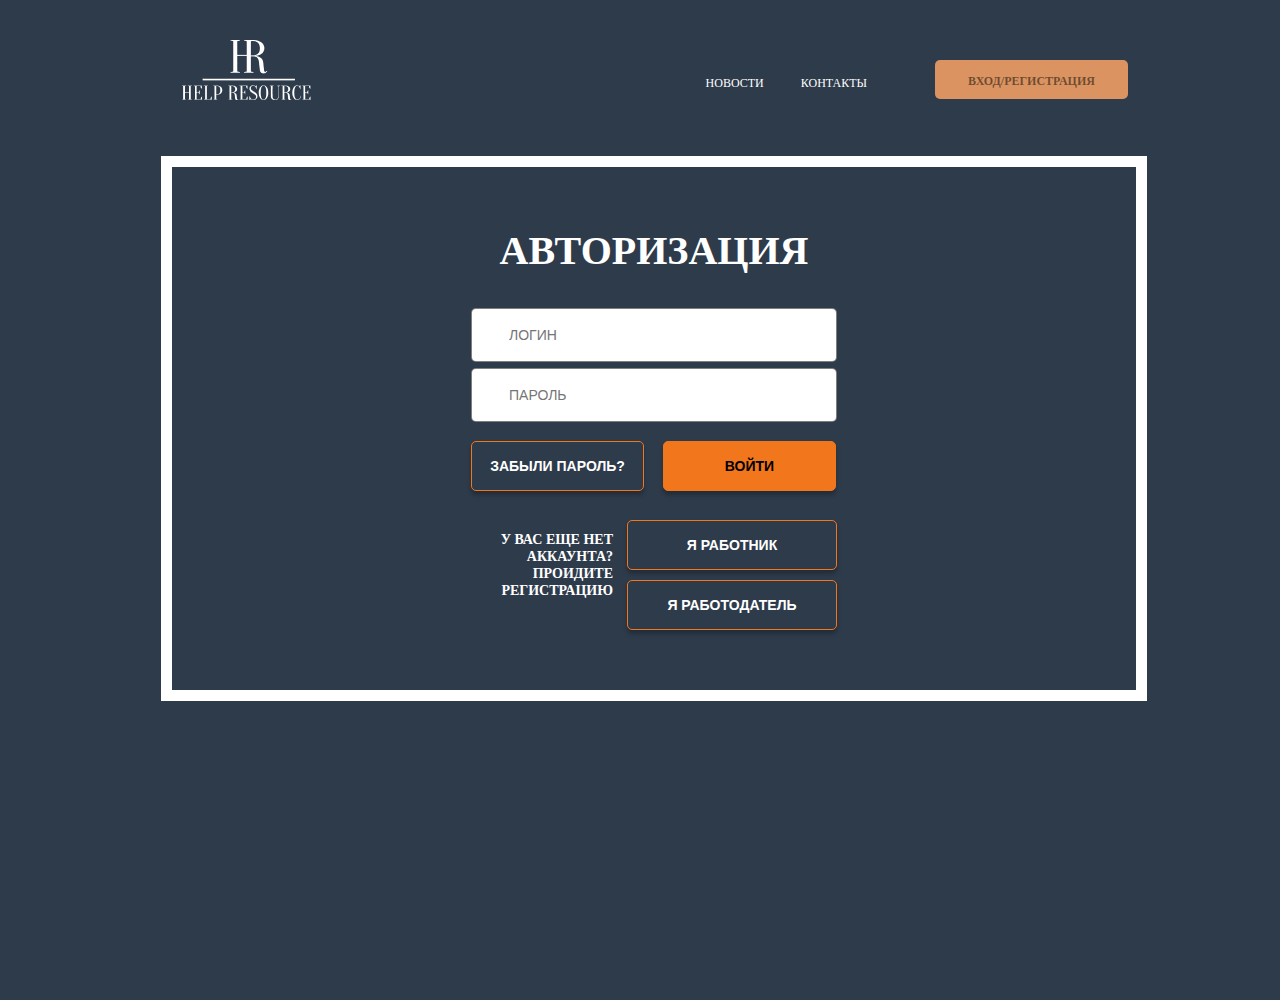
<file: auth_page_1/index.html>
<!DOCTYPE html>
<html lang="en">
<head>
    <meta charset="UTF-8">
    <meta name="viewport" content="width=device-width, initial-scale=1.0">
    <title>test-2</title>
    <link rel="stylesheet" href="css/reset.css">
    <link rel="stylesheet" href="css/style.css">
</head>
<body>
<div class="background">
    <div class="container">
        <div class="header">
            <div class="header__logo">
                <img src="images/logo.png" alt="logo">
            </div>
            <a href="#" class="header__link header__link__button">
                ВХОД/РЕГИСТРАЦИЯ
            </a>
            <a href="#" class="header__link header__link__margin">
                КОНТАКТЫ
            </a>
            <a href="#" class="header__link">
                НОВОСТИ
            </a>
        </div>
        <div class="content">
            <div class="content__wrapper">
                <div class="title">
                    АВТОРИЗАЦИЯ
                </div>
                <form>
                    <label>
                        <input type="text" name="login" class="input" placeholder="ЛОГИН">
                        <input type="password" name="password" class="input" placeholder="ПАРОЛЬ">
                    </label>
                    <button class="button">ЗАБЫЛИ ПАРОЛЬ?</button>
                    <button class="button button__margin">ВОЙТИ</button>
                    <div class="subtitle">У ВАС ЕЩЕ НЕТ АККАУНТА? ПРОИДИТЕ РЕГИСТРАЦИЮ</div>
                    <button class="button button__sub">Я РАБОТНИК</button>
                    <button class="button button__sub button__sub__margin">Я РАБОТОДАТЕЛЬ</button>
                </form>
            </div>
        </div>
    </div>
</div>
</body>
</html>
</file>
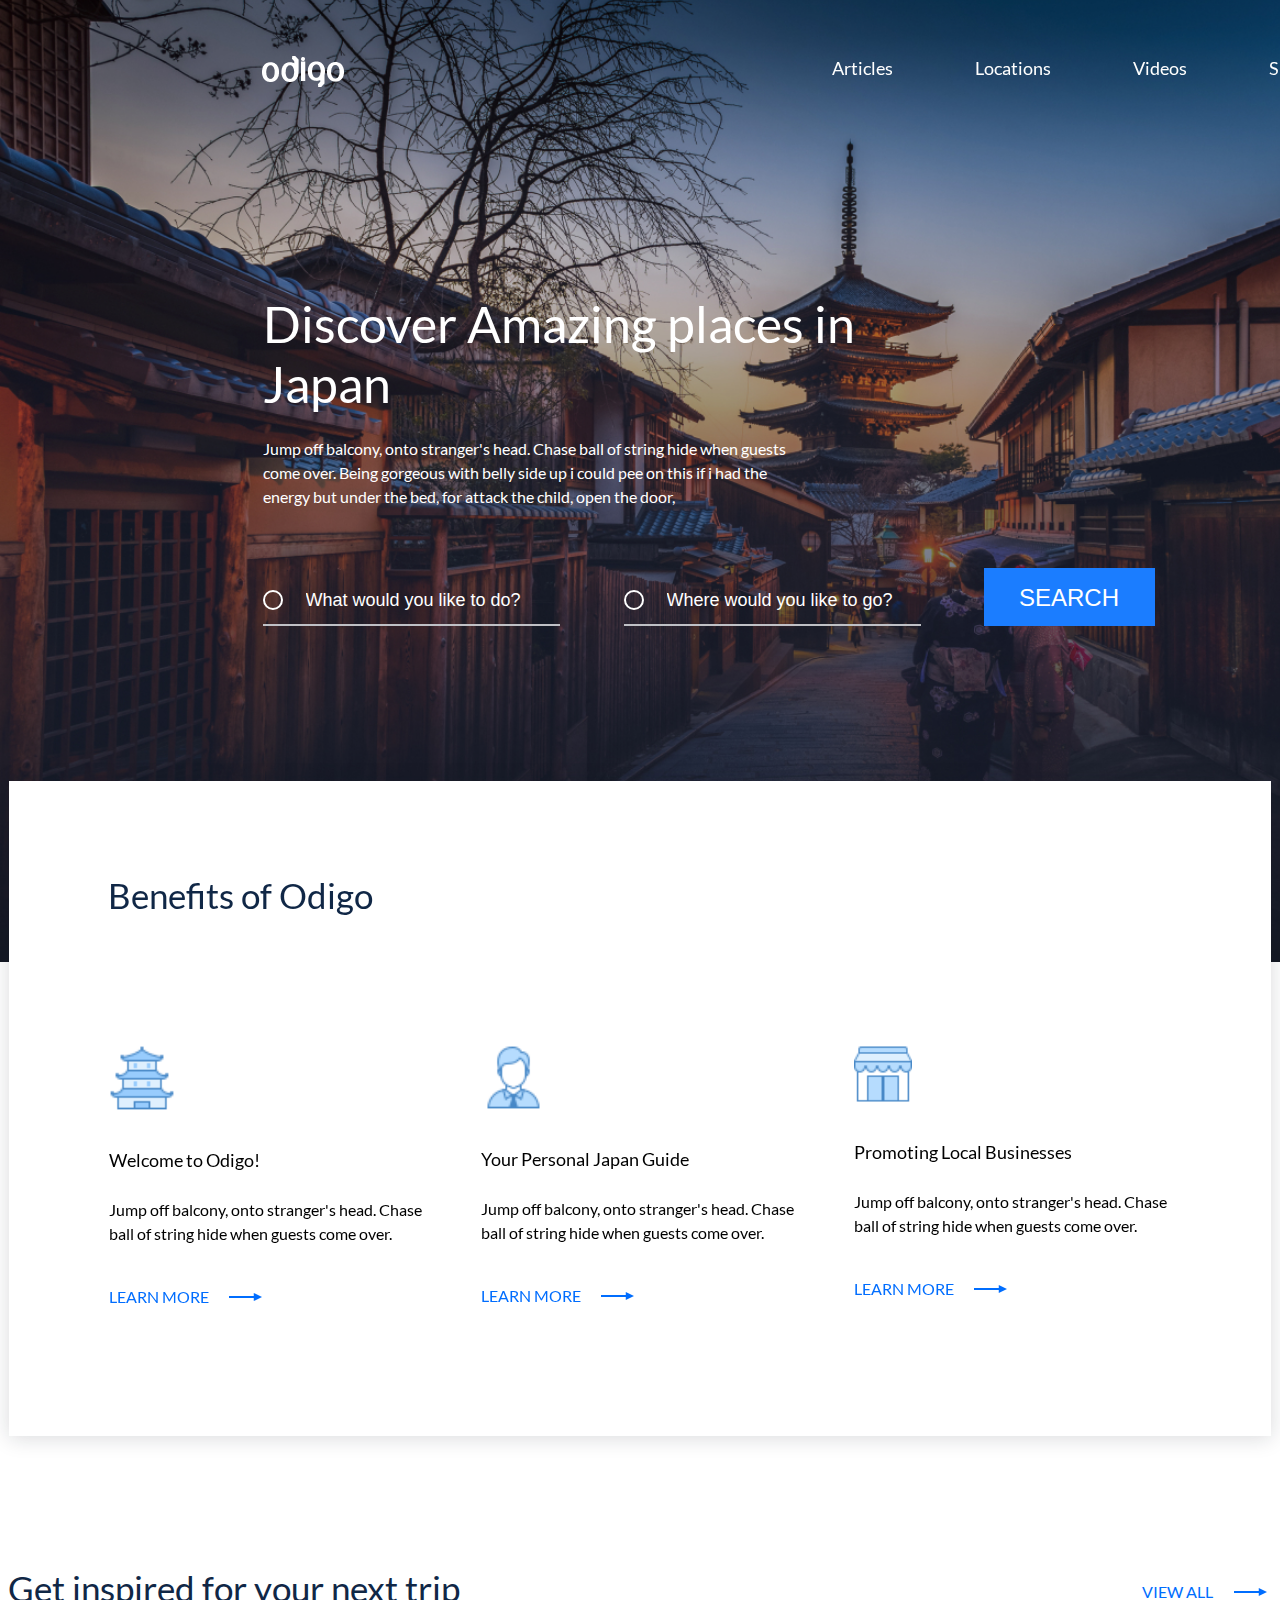
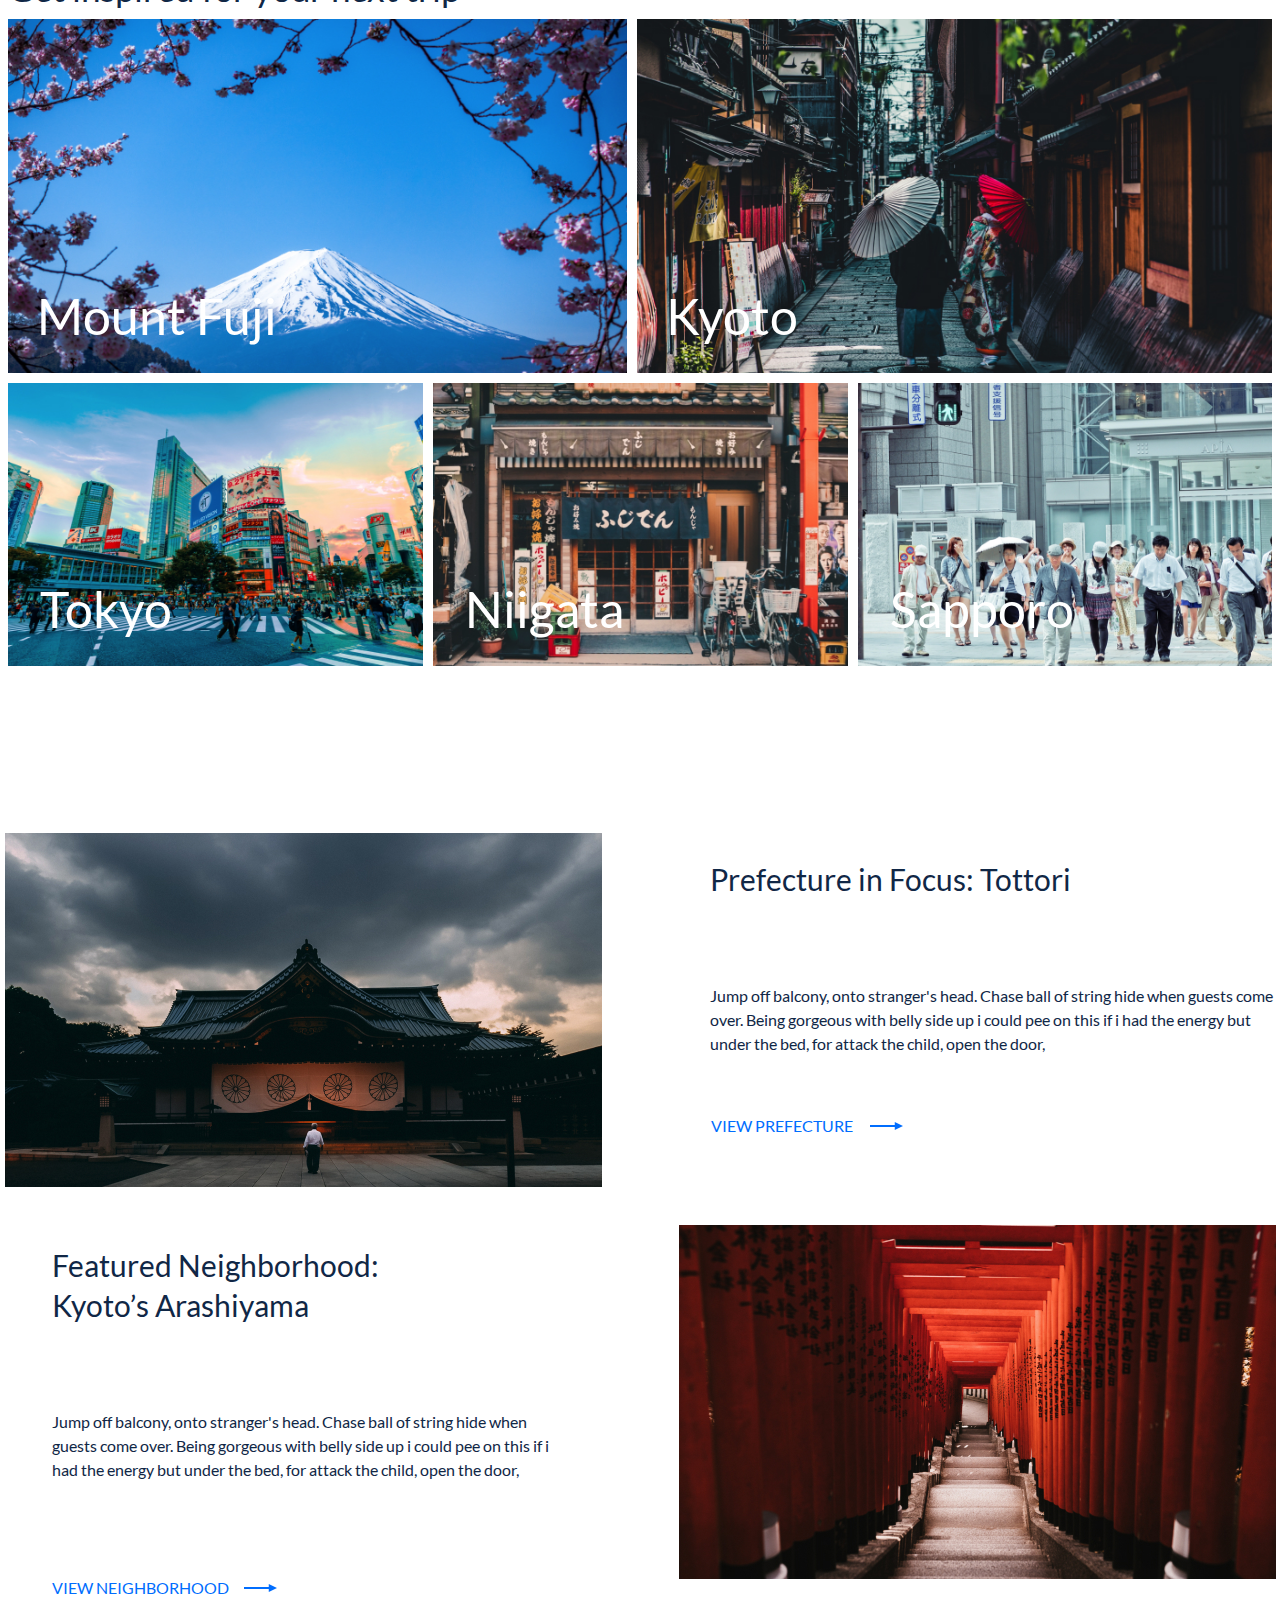
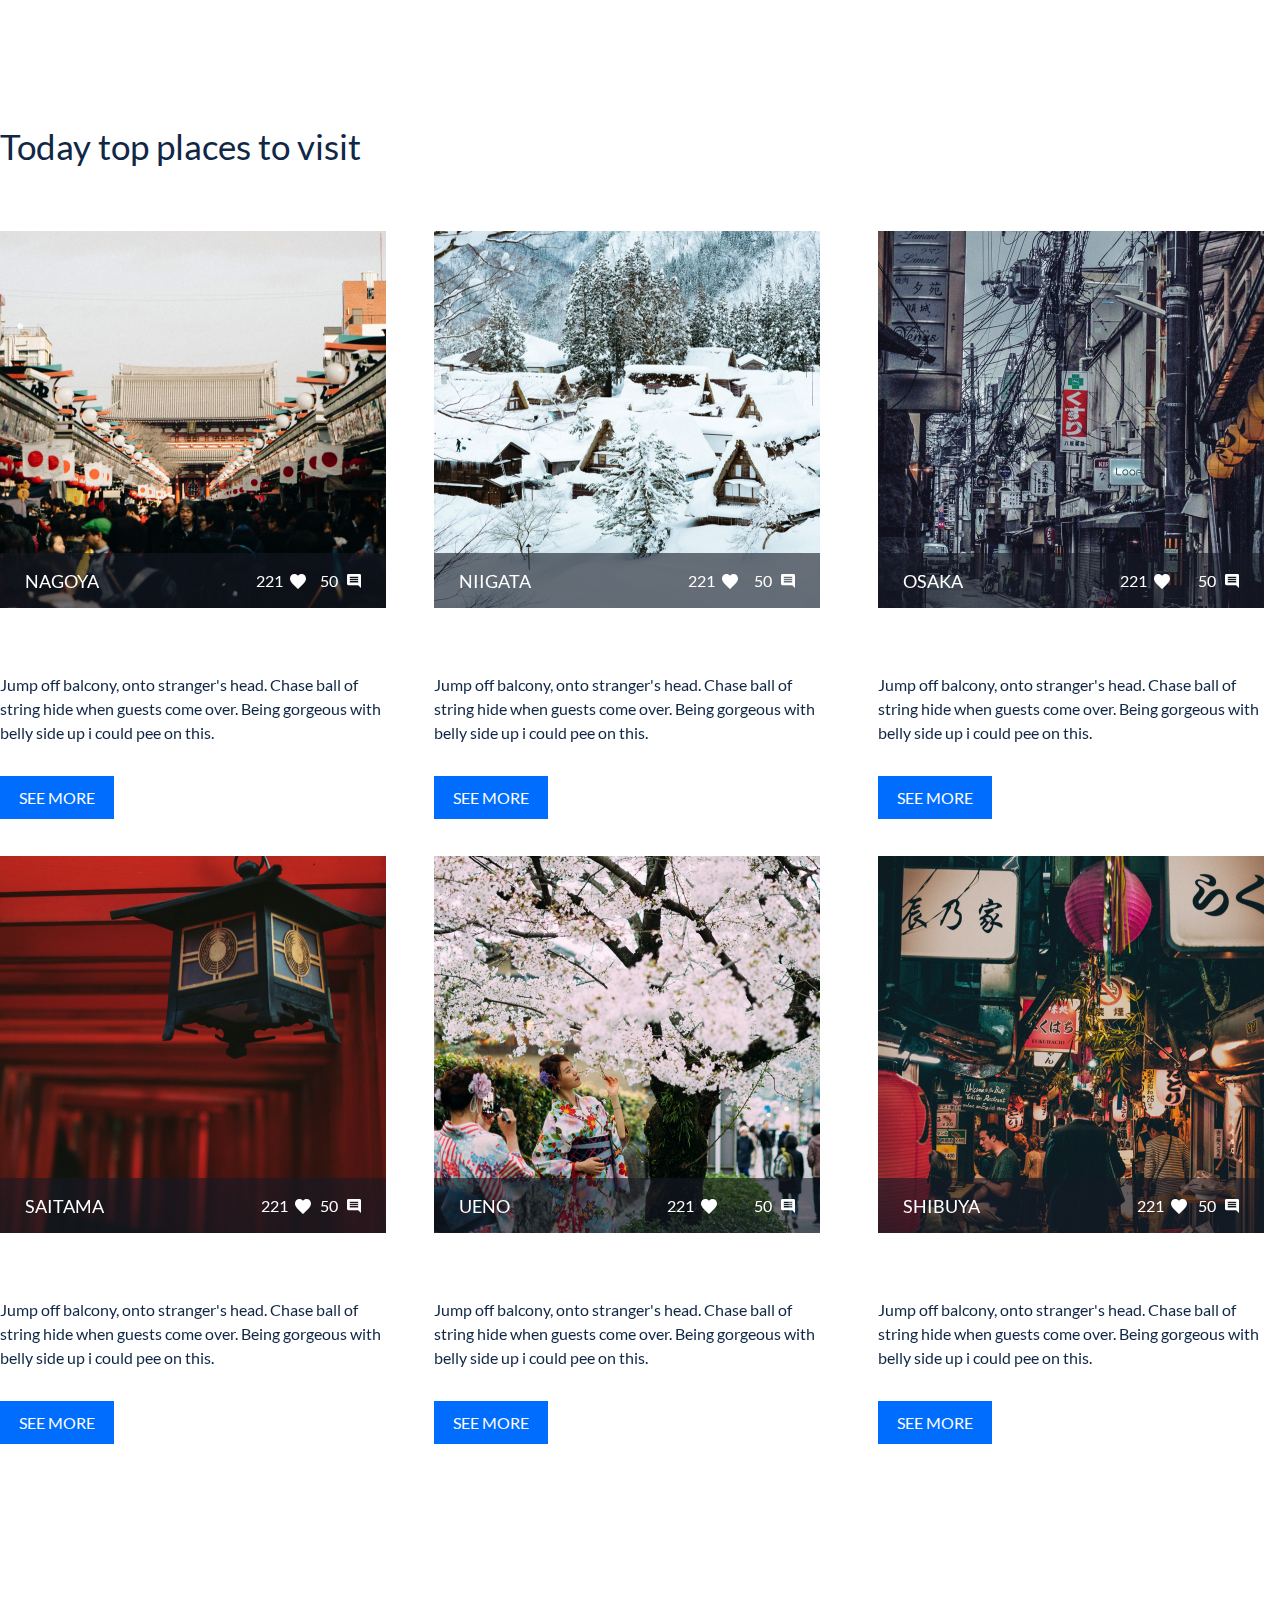
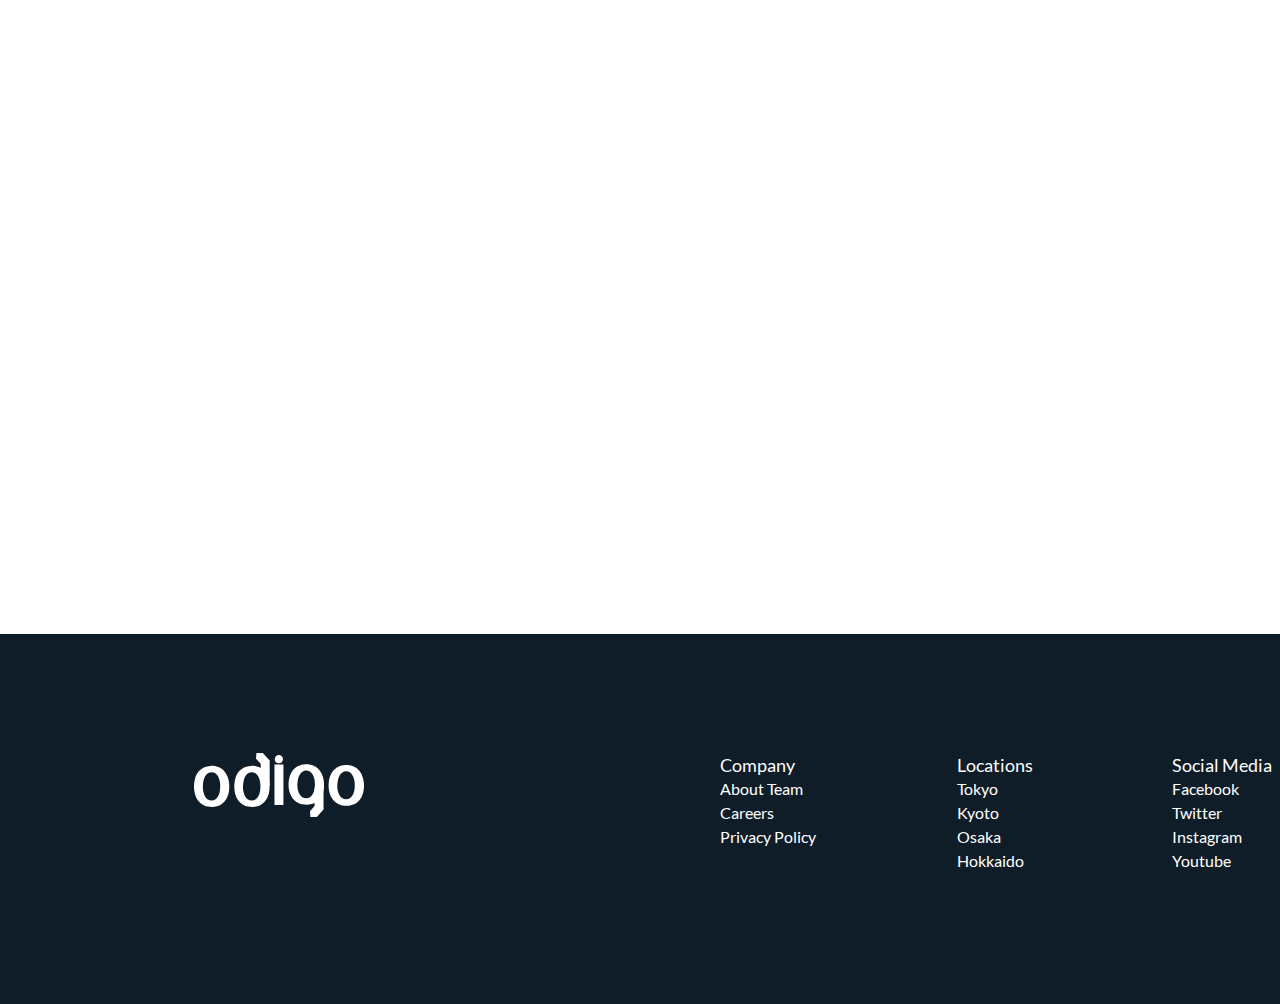
<file: landing_page_1/index.html>
<!DOCTYPE html>
<html lang="en">
<head>
    <meta charset="UTF-8">
    <link rel="stylesheet" href="css/reset.css">
    <link rel="stylesheet" href="css/style.css">
    <title>Document</title>
</head>
<body>
<div class="header">
    <div class="header-wrapper">
        <div class="header-title">
            <div class="header-title-wrapper">
                <div class="header-logo">
                    <img src="images/svg/odigo-Logo.png" alt="Discover Amazing places in Japan" class="header-logo-pic">
                </div>
                <div class="header-links">
                    <a href="#" class="header-link header-link1">
                        Articles
                    </a>
                    <a href="#" class="header-link header-link2">
                        Locations
                    </a>
                    <a href="#" class="header-link header-link3">
                        Videos
                    </a>
                    <a href="#" class="header-link header-link4">
                        Sign in
                    </a>
                </div>
            </div>
        </div>
        <div class="header-block">
            <div class="header-block-title">
                Discover Amazing places in Japan
            </div>
            <div class="header-block-subtitle">
                Jump off balcony, onto stranger's head. Chase ball of string hide when guests come over.
                Being gorgeous with belly side up i could pee on this if i had the
                energy but under the bed, for attack the child, open the door,
            </div>
            <div class="header-block-regist">
                <input type="text" name="user-like-to-do" class="menu-input1" placeholder="What would you like to do?">
                <input type="text" name="user-like-to-do" class="menu-input2" placeholder="Where would you like to go?">
                <button type="submit" class="menu-button">search</button>
            </div>

        </div>
    </div>
</div>
<div class="section-Benefits">
    <div class="Benefits-title">
        Benefits of Odigo
    </div>
    <div class="Benefits-subtitle">
        <div class="Benefits-subtitle1">
            <div class="Benefits-subtitle-ico">
                <img src="images/svg/church-ico.svg" alt="Welcome to Odigo!">
            </div>
            <div class="Benefits-subtitle-title">
                Welcome to Odigo!
            </div>
            <div class="Benefits-subtitle-text">
                Jump off balcony, onto stranger's head. Chase ball of string hide when guests come over.
            </div>
            <a href="#" class="Benefits-subtitle-link">
                LEARN MORE
            </a>
        </div>
        <div class="Benefits-subtitle2">
            <div class="Benefits-subtitle-ico">
                <img src="images/svg/person-ico.svg" alt="Your Personal Japan Guide">
            </div>
            <div class="Benefits-subtitle-title">
                Your Personal Japan Guide
            </div>
            <div class="Benefits-subtitle-text">
                Jump off balcony, onto stranger's head. Chase ball of string hide when guests come over.
            </div>
            <a href="#" class="Benefits-subtitle-link">
                LEARN MORE
            </a>
        </div>
        <div class="Benefits-subtitle3">
            <div class="Benefits-subtitle-ico">
                <img src="images/svg/building-ico.svg" alt="Promoting Local Businesses">
            </div>
            <div class="Benefits-subtitle-title">
                Promoting Local Businesses
            </div>
            <div class="Benefits-subtitle-text">
                Jump off balcony, onto stranger's head. Chase ball of string hide when guests come over.
            </div>
            <a href="#" class="Benefits-subtitle-link">
                LEARN MORE
            </a>
        </div>
    </div>
</div>
<div class="section-kartinki">
    <div class="kartinki-header">
        <div class="kartinki-header-title">
            Get inspired for your next trip
        </div>
        <a href="#" class="kartinki-header-link">
            VIEW ALL
        </a>
    </div>
    <div class="kartinki-cards">
        <div class="kartinki-card1 kartinki-card">
            <img src="images/place-1.jpg" alt="Mount Fuji" class="kartinki-card-pic1 kartinki-card-pic">
            <div class="kartinki-card-title1 kartinki-card-title">
                Mount Fuji
            </div>
            <a href="#" class="kartinki-card-link1">

            </a>
        </div>
        <div class="kartinki-card2 kartinki-card">
            <img src="images/place-2.jpg" alt="Kyoto" class="kartinki-card-pic2 kartinki-card-pic">
            <div class="kartinki-card-title1 kartinki-card-title">
                Kyoto
            </div>
            <a href="#" class="kartinki-card-link2">

            </a>
        </div>
        <div class="kartinki-card3 kartinki-card">
            <img src="images/place-3.jpg" alt="Tokyo" class="kartinki-card-pic3 kartinki-card-pic">
            <div class="kartinki-card-title2 kartinki-card-title">
                Tokyo
            </div>
            <a href="#" class="kartinki-card-link3">

            </a>
        </div>
        <div class="kartinki-card4 kartinki-card">
            <img src="images/place-4.jpg" alt="Niigata" class="kartinki-card-pic4 kartinki-card-pic">
            <div class="kartinki-card-title2 kartinki-card-title">
                Niigata
            </div>
            <a href="#" class="kartinki-card-link4">

            </a>
        </div>
        <div class="kartinki-card5 kartinki-card">
            <img src="images/place-5.jpg" alt="Sapporo" class="kartinki-card-pic5 kartinki-card-pic">
            <div class="kartinki-card-title2 kartinki-card-title">
                Sapporo
            </div>
            <a href="#" class="kartinki-card-link5">

            </a>
        </div>

    </div>
</div>
<div class="section-blank">
    <div class="blank1">
        <div class="blank-pic1">
            <img src="images/tours1.jpg" alt="Prefecture in Focus: Tottori" class="blank-pic-1">
        </div>
        <div class="blank-info1">
            <div class="blank-title1">
                Prefecture in Focus: Tottori
            </div>
            <div class="blank-subtitle1">
                Jump off balcony, onto stranger's head. Chase ball of string hide when guests
                come over. Being gorgeous with belly side up i could pee on
                this if i had the energy but under the bed, for attack the child, open the door,
            </div>
            <a href="#" class="blank-link1 blank-link">
                VIEW PREFECTURE
            </a>
        </div>
    </div>
    <div class="blank2">
        <div class="blank-pic2">
            <img src="images/tours2.jpg" alt="Featured Neighborhood: Kyoto’s Arashiyama" class="blank-pic-2">
        </div>
        <div class="blank-info2">
            <div class="blank-title2">
                Featured Neighborhood: Kyoto’s Arashiyama
            </div>
            <div class="blank-subtitle2">
                Jump off balcony, onto stranger's head. Chase ball of string hide when guests
                come over. Being gorgeous with belly side up i could pee on this if i
                had the energy but under the bed, for attack the child, open the door,
            </div>
            <a href="#" class="blank-link2 blank-link">
                VIEW NEIGHBORHOOD
            </a>
        </div>
    </div>
</div>
<div class="section-fotki">
    <div class="title-fotki">
        Today top places to visit
    </div>
    <div class="fotki-block0">
        <div class="fotki-block1 fotki-block">
            <div class="fotki-pic">
                <img src="images/top-pic-1.jpg" alt="NAGOYA" class="fotki-foto">
                <div class="fotki-pic-info">
                    <div class="fotki-pic-name">
                        NAGOYA
                    </div>
                    <div class="fotki-pic-likes">
                        221
                    </div>
                    <div class="fotki-pic-comment">
                        50
                    </div>
                </div>
            </div>
            <div class="fotki-text">
                Jump off balcony, onto stranger's head. Chase ball of string hide when guests come over. Being gorgeous
                with belly side up i could pee on this.
            </div>
            <a href="#" class="fotki-link">
                SEE MORE
            </a>
        </div>
        <div class="fotki-block2 fotki-block">
            <div class="fotki-pic">
                <img src="images/top-pic-2.jpg" alt="NIIGATA" class="fotki-foto">
                <div class="fotki-pic-info">
                    <div class="fotki-pic-name">
                        NIIGATA
                    </div>
                    <div class="fotki-pic-likes">
                        221
                    </div>
                    <div class="fotki-pic-comment">
                        50
                    </div>
                </div>
            </div>
            <div class="fotki-text">
                Jump off balcony, onto stranger's head. Chase ball of string hide when guests come over. Being gorgeous
                with belly side up i could pee on this.
            </div>
            <a href="#" class="fotki-link">
                SEE MORE
            </a>
        </div>
        <div class="fotki-block3 fotki-block">
            <div class="fotki-pic">
                <img src="images/top-pic-3.jpg" alt="OSAKA" class="fotki-foto">
                <div class="fotki-pic-info">
                    <div class="fotki-pic-name">
                        OSAKA
                    </div>
                    <div class="fotki-pic-likes">
                        221
                    </div>
                    <div class="fotki-pic-comment">
                        50
                    </div>
                </div>
            </div>
            <div class="fotki-text">
                Jump off balcony, onto stranger's head. Chase ball of string hide when guests come over. Being gorgeous
                with belly side up i could pee on this.
            </div>
            <a href="#" class="fotki-link">
                SEE MORE
            </a>
        </div>
        <div class="fotki-block4 fotki-block">
            <div class="fotki-pic">
                <img src="images/top-pic-4.jpg" alt="SAITAMA" class="fotki-foto">
                <div class="fotki-pic-info">
                    <div class="fotki-pic-name">
                        SAITAMA
                    </div>
                    <div class="fotki-pic-likes">
                        221
                    </div>
                    <div class="fotki-pic-comment">
                        50
                    </div>
                </div>
            </div>
            <div class="fotki-text">
                Jump off balcony, onto stranger's head. Chase ball of string hide when guests come over. Being gorgeous
                with belly side up i could pee on this.
            </div>
            <a href="#" class="fotki-link">
                SEE MORE
            </a>
        </div>
        <div class="fotki-block5 fotki-block">
            <div class="fotki-pic">
                <img src="images/top-pic-5.jpg" alt="UENO" class="fotki-foto">
                <div class="fotki-pic-info">
                    <div class="fotki-pic-name">
                        UENO
                    </div>
                    <div class="fotki-pic-likes">
                        221
                    </div>
                    <div class="fotki-pic-comment">
                        50
                    </div>
                </div>
            </div>
            <div class="fotki-text">
                Jump off balcony, onto stranger's head. Chase ball of string hide when guests come over. Being gorgeous
                with belly side up i could pee on this.
            </div>
            <a href="#" class="fotki-link">
                SEE MORE
            </a>
        </div>
        <div class="fotki-block6 fotki-block">
            <div class="fotki-pic">
                <img src="images/top-pic-6.jpg" alt="SHIBUYA" class="fotki-foto">
                <div class="fotki-pic-info">
                    <div class="fotki-pic-name">
                        SHIBUYA
                    </div>
                    <div class="fotki-pic-likes">
                        221
                    </div>
                    <div class="fotki-pic-comment">
                        50
                    </div>
                </div>
            </div>
            <div class="fotki-text">
                Jump off balcony, onto stranger's head. Chase ball of string hide when guests come over. Being gorgeous
                with belly side up i could pee on this.
            </div>
            <a href="#" class="fotki-link">
                SEE MORE
            </a>
        </div>
    </div>
</div>
<div class="section-video">
    <iframe class="video-element" src="https://www.youtube.com/embed/URDXZSJZ2ME" frameborder="0"
            allow="accelerometer; autoplay; encrypted-media; gyroscope; picture-in-picture" allowfullscreen></iframe>
</div>
<div class="section-footer">
    <img src="images/svg/odigo-logo-footer.svg" alt="Logo" class="footer-logo">
    <div class="footer-link1 footer-link">
        <div class="footer-title">
            Company
        </div>
        <a href="#" class="footer-ss">
            About
        </a>
        <a href="#" class="footer-ss">
            Team
        </a>
        <a href="#" class="footer-ss">
            Careers
        </a>
        <a href="#" class="footer-ss">
            Privacy Policy
        </a>
    </div>
    <div class="footer-link2 footer-link">
        <div class="footer-title">
            Locations
        </div>
        <a href="#" class="footer-ss">
            Tokyo
        </a>
        <a href="#" class="footer-ss">
            Kyoto
        </a>
        <a href="#" class="footer-ss">
            Osaka
        </a>
        <a href="#" class="footer-ss">
            Hokkaido
        </a>
    </div>
    <div class="footer-link3 footer-link">
        <div class="footer-title">
            Social Media
        </div>
        <a href="#" class="footer-ss">
            Facebook
        </a>
        <a href="#" class="footer-ss">
            Twitter
        </a>
        <a href="#" class="footer-ss">
            Instagram
        </a>
        <a href="#" class="footer-ss">
            Youtube
        </a>
    </div>
</div>
</body>
</html>
</file>
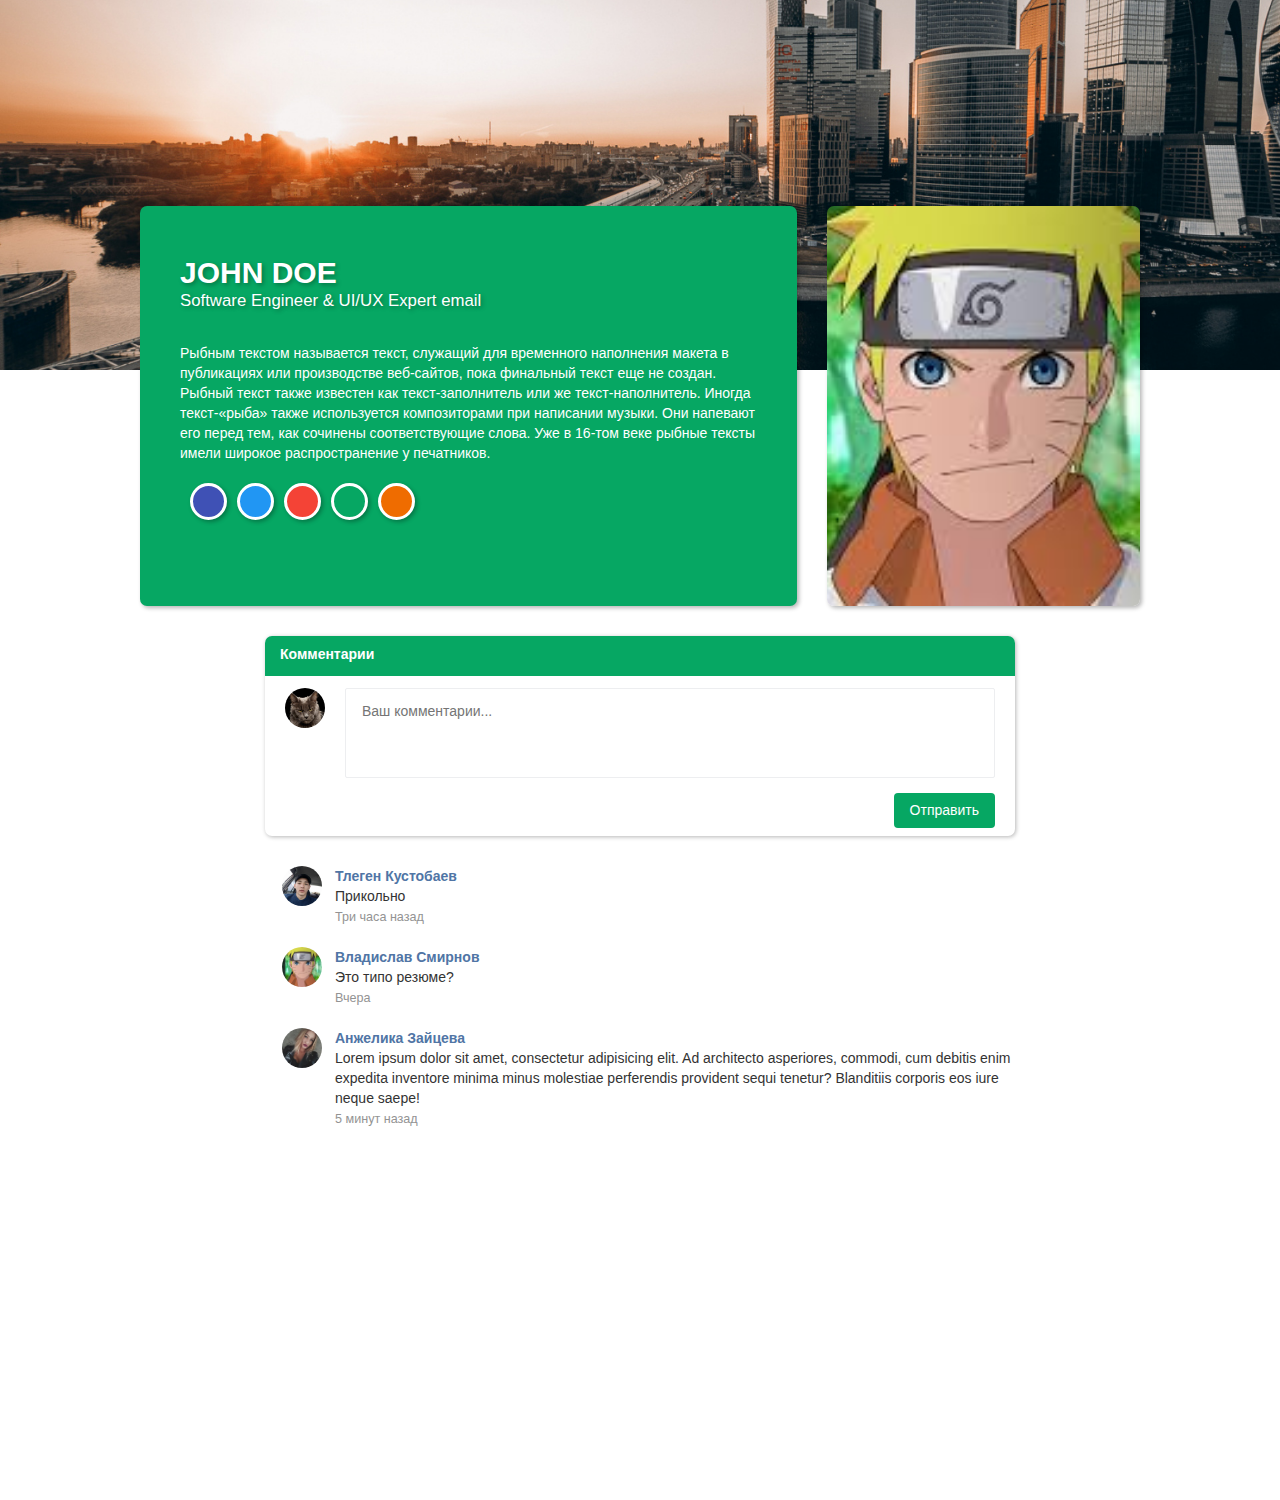
<file: portfolio_page_1/index.html>
<!DOCTYPE html>
<html lang="en">
<head>
    <meta charset="UTF-8">
    <meta name="viewport" content="width=device-width, initial-scale=1.0">
    <title>VK</title>
    <link rel="stylesheet" href="css/bootstrap.min.css">
    <link rel="stylesheet" href="css/style.css">
    <script src="js/jquery-3.5.1.min.js"></script>
    <script src="js/bootstrap.min.js"></script>
    <script src="js/script.js"></script>
</head>
<body>
<div class="container-fluid background-container">
    <div class="row">
        <div class="col-xs-12  col-sm-12 col-md-12 col-lg-12">
            <div class="background row"></div>
        </div>
    </div>
    <div class="row">
        <div class="col-xs-12 col-sm-12 col-md-12 col-lg-12">
            <div class="profile-header">
                <div class="row">
                    <div class="col-xs-12 col-sm-12 col-md-8 col-lg-8 hidden-xs hidden-sm">
                        <div class="profile-info" style="background-color: #06A763;" data-element="profile-header">
                            <div class="profile-title">
                                <h4 class="title-text-1">JOHN DOE</h4>
                                <p class="title-text-2">Software Engineer & UI/UX Expert email </p>
                            </div>
                            <div class="about-text">
                                <p>Рыбным текстом называется текст, служащий для временного наполнения макета в
                                    публикациях или производстве веб-сайтов, пока финальный текст еще не создан. Рыбный
                                    текст также известен как текст-заполнитель или же текст-наполнитель. Иногда
                                    текст-«рыба» также используется композиторами при написании музыки. Они напевают его
                                    перед тем, как сочинены соответствующие слова. Уже в 16-том веке рыбные тексты имели
                                    широкое распространение у печатников.</p>
                            </div>
                            <div class="profile-icon__container">
                                <button class="profile-icon__item profile-icon__item-1" data-element="button-background"
                                        style="background-color: #3f51b5;"></button>
                                <button class="profile-icon__item profile-icon__item-2" data-element="button-background"
                                        style="background-color: #2196f3;"></button>
                                <button class="profile-icon__item profile-icon__item-3" data-element="button-background"
                                        style="background-color: #f44336;"></button>
                                <button class="profile-icon__item profile-icon__item-4" data-element="button-background"
                                        style="background-color: #06a763;"></button>
                                <button class="profile-icon__item profile-icon__item-5" data-element="button-background"
                                        style="background-color: #ef6c00;"></button>
                            </div>
                        </div>
                    </div>
                    <div class="col-xs-12 col-sm-12 col-md-4 col-lg-4 hidden-xs hidden-sm">
                        <div class="profile-avatar"></div>
                    </div>
                    <div class="col-xs-12 col-sm-12 col-md-4 col-lg-4 hidden-md hidden-lg">
                        <div class="profile-avatar"></div>
                    </div>
                    <div class="col-xs-12 col-sm-12 col-md-8 col-lg-8 hidden-md hidden-lg">
                        <div class="profile-info" style="background-color: #06A763;" data-element="profile-header">
                            <div class="profile-title">
                                <h4 class="title-text-1">JOHN DOE</h4>
                                <p class="title-text-2">Software Engineer & UI/UX Expert email </p>
                            </div>
                            <div class="about-text">
                                <p>Рыбным текстом называется текст, служащий для временного наполнения макета в
                                    публикациях или производстве веб-сайтов, пока финальный текст еще не создан. Рыбный
                                    текст также известен как текст-заполнитель или же текст-наполнитель. Иногда
                                    текст-«рыба» также используется композиторами при написании музыки. Они напевают его
                                    перед тем, как сочинены соответствующие слова. Уже в 16-том веке рыбные тексты имели
                                    широкое распространение у печатников.</p>
                            </div>
                            <div class="profile-icon__container">
                                <button class="profile-icon__item profile-icon__item-1" data-element="button-background"
                                        style="background-color: #3f51b5;"></button>
                                <button class="profile-icon__item profile-icon__item-2" data-element="button-background"
                                        style="background-color: #2196f3;"></button>
                                <button class="profile-icon__item profile-icon__item-3" data-element="button-background"
                                        style="background-color: #f44336;"></button>
                                <button class="profile-icon__item profile-icon__item-4" data-element="button-background"
                                        style="background-color: #06a763;"></button>
                                <button class="profile-icon__item profile-icon__item-5" data-element="button-background"
                                        style="background-color: #ef6c00;"></button>
                            </div>
                        </div>
                    </div>
                </div>
            </div>
        </div>
    </div>
    <div class="row">
        <div class="col-xs-12 col-sm-12 col-md-12 col-lg-12">
            <div class="comments-form">
                <div class="comments-form__header">
                    <div class="comments-form__header-title">
                        Комментарии
                    </div>
                </div>
                <div class="comments-form__content">
                    <form action="comment.php" method="get">
                        <div class="comments-form__content-avatar-40"
                             style="background-image: url(images/foto.jpg);"></div>
                        <label class="comments-form__content-text-box">
                            <textarea class="comments-form__content-text-box-area" data-target="#vk-auth"
                                      data-toggle="modal" name="comment" placeholder="Ваш комментарии..."></textarea>
                        </label>
                        <button class="button comments-form__content-button-send-comment">Отправить</button>
                    </form>
                </div>
            </div>
        </div>
    </div>
    <div class="row">
        <div class="col-xs-12 col-sm-12 col-md-12 col-lg-12">
            <div class="comments-list">
                <div class="comments-list__item">
                    <div class="comments-list__item-avatar-40"
                         style="background-image: url(images/comment-1.jpg);"></div>
                    <div class="comments-list__item-user-name">Тлеген Кустобаев</div>
                    <div class="comments-list__item-user-comment">Прикольно</div>
                    <div class="comments-list__item-user-comment-date">Три часа назад</div>
                </div>
                <div class="comments-list__item">
                    <div class="comments-list__item-avatar-40"
                         style="background-image: url(images/comment-2.jpg);"></div>
                    <div class="comments-list__item-user-name">Владислав Смирнов</div>
                    <div class="comments-list__item-user-comment">Это типо резюме?</div>
                    <div class="comments-list__item-user-comment-date">Вчера</div>
                </div>
                <div class="comments-list__item">
                    <div class="comments-list__item-avatar-40"
                         style="background-image: url(images/comment-3.webp);"></div>
                    <div class="comments-list__item-user-name">Анжелика Зайцева</div>
                    <div class="comments-list__item-user-comment">
                        Lorem ipsum dolor sit amet, consectetur adipisicing elit. Ad architecto asperiores, commodi, cum
                        debitis enim expedita inventore minima minus molestiae perferendis provident sequi tenetur?
                        Blanditiis corporis eos iure neque saepe!
                    </div>
                    <div class="comments-list__item-user-comment-date">5 минут назад</div>
                </div>
            </div>
        </div>
    </div>
</div>

<!--MODAL-VK-AUTH-->
<div class="modal fade" id="vk-auth" tabindex="-1" role="dialog" aria-labelledby="exampleModalLabel" aria-hidden="true">
    <div class="modal-dialog modal-dialog-vk" role="document">
        <div class="modal-content modal-content-vk">
            <form action="auth.php" method="get">
                <div class="modal-header modal-header-vk">
                    <div class="vk-auth-header">
                        <button type="button" class="close close-vk" data-dismiss="modal" aria-label="Close">
                            <span aria-hidden="true">&times;</span>
                        </button>
                    </div>
                    <h5 class="modal-title modal-title-vk" id="exampleModalLabel">Для продолжения Вам необходимо
                        <span class="bold-title-vk">Зарегистрироваться</span></h5>
                    <button type="button" class="close" data-dismiss="modal" aria-label="Close">
                        <span aria-hidden="true"></span>
                    </button>
                </div>
                <div class="modal-body">
                    <div class="vk-auth-body">
                        <div class="text-login">Телефон или email</div>
                        <input type="text" class="vk-login" name="login" id="vk-auth-email">
                        <div class="text-password">Пароль</div>
                        <input type="password" class="vk-password" name="pass" id="vk-auth-password">
                        <input type="submit" class="vk-submit" value="Войти"/>
                    </div>
                </div>
            </form>
        </div>
    </div>
</div>
</body>
</html>
</file>
<file: auth_page_1/css/style.css>
.background {
    background-color: #2E3B4B;
    height: 1000px;
}

.container {
    max-width: 1016px;
    height: 701px;
    margin: 0 auto;
    padding-top: 40px;
}

.header {
    height: 116px;
}

.header__logo {
    margin-left: 50px;
    float: left;
}

.header__link {
    font-style: normal;
    font-weight: normal;
    font-size: 12px;
    line-height: 16px;
    text-align: center;
    text-transform: uppercase;
    color: #FFFFFF;
    float: right;
    margin-top: 35px;
    cursor: pointer;
    text-decoration: none;
}

.header__link:hover {
    text-decoration: underline;
}

.header__link__margin {
    margin-right: 68px;
    margin-left: 37px;
}

.header__link__button {
    margin-right: 20px;
    float: right;
    width: 193px;
    height: 25px;
    background: #DB9461;
    border-radius: 5px;
    text-align: center;
    padding-top: 14px;
    font-weight: bold;
    font-size: 12px;
    line-height: 14px;
    text-transform: uppercase;
    color: rgba(0, 0, 0, 0.5);
    cursor: pointer;
    margin-top: 20px;
}

.header__link__button:visited {
    color: #242020;
}

.header__link__button:hover {
    text-decoration: none;
    color: #242020;
}

.content {
    width: 964px;
    height: 523px;
    border: 11px solid white;
    /* padding-left: 21px; */
    padding-right: -20px;
    margin-left: 29px;
}

.content__wrapper {
    width: 366px;
    margin: 56px auto 0;
}

.title {
    text-align: center;
    font-style: normal;
    font-weight: bold;
    font-size: 40px;
    line-height: 140%;
    text-transform: uppercase;
    color: #FFFFFF;
    margin-bottom: 29px;
}

.form {
    width: 366px;
    height: 110px;
    margin: 0 auto;
}

.input {
    width: 290px;
    height: 50px;
    border-radius: 5px;
    border: 1px solid;
    font-style: normal;
    font-weight: normal;
    font-size: 14px;
    line-height: 19px;
    text-transform: uppercase;
    color: rgba(0, 0, 0, 0.5);
    padding-left: 37px;
    outline: none;
    margin-bottom: 6px;
    padding-right: 37px;
}

.button__wrapper {
    width: 366px;
    margin: 0 auto;
}

.button {
    width: 173px;
    height: 50px;
    background: #2E3B4B;
    border: 1px solid #F2761C;
    box-sizing: border-box;
    box-shadow: 0 4px 4px rgba(0, 0, 0, 0.25);
    border-radius: 5px;
    font-weight: bold;
    font-size: 14px;
    line-height: 17px;
    text-align: center;
    text-transform: uppercase;
    color: #FFFFFF;
    margin-top: 13px;
    transition: all 0.2s;
    outline: none;
}

.button__margin {
    margin-left: 15px;
    background-color: #F2761C;
    color: black;
}

.button:hover {
    background: #d25a03;
}

.button:active {
    transform: scaleX(0.9) translateY(4px);
}

.subtitle {
    float: left;
    width: 140px;
    margin-top: 40px;
    font-size: 14px;
    line-height: 17px;
    text-align: right;
    text-transform: uppercase;
    color: #FFFFFF;
    font-weight: bold;
    cursor: pointer;
    margin-left: 2px;
}

.button__sub {
    float: right;
    width: 210px;
    margin-top: 29px;
}

.button__sub__margin {
    margin-top: 10px;
}

/*@media (min-width: 768px) and (max-width: 1100px) {*/
/*    .container {*/
/*        max-width: 725px;*/
/*    }*/

/*    .content {*/
/*        max-width: 700px;*/
/*    }*/

/*}*/

@media (min-width: 320px) and (max-width: 1100px) {
    .container {
        max-width: 280px;
    }

    .content {
        max-width: 280px;
        border: none;
        margin-left: 0;
    }

    .header__logo {
        float: none;
        margin: 0;
        text-align: center;
    }

    .header__link__button {
        float: none;
        margin-left: auto;
        margin-right: auto;
        display: block;
    }

    .content__wrapper {
        width: 280px;
        margin-top: 70px;
    }

    .title {
        font-size: 36px;
    }

    .input {
        width: 204px;
    }

    .button {
        width: 280px;
        margin-left: 0;
    }

    .subtitle {
        width: 251px;
    }
}
</file>
<file: landing_page_1/css/style.css>
/* lato-regular - latin */
@font-face {
    font-family: 'Lato';
    font-style: normal;
    font-weight: 400;
    src: local('Lato Regular'), local('Lato-Regular'),
    url('../fonts/lato-v16-latin-regular.woff2') format('woff2'), /* Chrome 26+, Opera 23+, Firefox 39+ */ url('../fonts/lato-v16-latin-regular.woff') format('woff'); /* Chrome 6+, Firefox 3.6+, IE 9+, Safari 5.1+ */
}

/* lato-700 - latin */
@font-face {
    font-family: 'Lato';
    font-style: normal;
    font-weight: 700;
    src: local('Lato Bold'), local('Lato-Bold'),
    url('../fonts/lato-v16-latin-700.woff2') format('woff2'), /* Chrome 26+, Opera 23+, Firefox 39+ */ url('../fonts/lato-v16-latin-700.woff') format('woff'); /* Chrome 6+, Firefox 3.6+, IE 9+, Safari 5.1+ */
}

/* lato-900 - latin */
@font-face {
    font-family: 'Lato';
    font-style: normal;
    font-weight: 900;
    src: local('Lato Black'), local('Lato-Black'),
    url('../fonts/lato-v16-latin-900.woff2') format('woff2'), /* Chrome 26+, Opera 23+, Firefox 39+ */ url('../fonts/lato-v16-latin-900.woff') format('woff'); /* Chrome 6+, Firefox 3.6+, IE 9+, Safari 5.1+ */
}

body {
    font-family: 'Lato', serif;
    font-style: normal;
    font-size: 16px;
    line-height: 1.2;
    font-weight: normal;
    color: #102746;
}

.header {
    width: 1583px;
    height: 962px;
    background: url("../images/intro-bg.jpg") no-repeat center;
    background-size: 100%;
    position: absolute;
}

.header-wrapper {
    width: 1440px;
    height: 962px;
    margin: 0 auto;
}

.header-title {
    width: 1060px;
    height: 31px;
    margin: 0 auto;
}

.header-title-wrapper {
    width: 1060px;
    height: 31px;
    position: fixed;
    padding-top: 56px;
}

.header-logo {
    float: left;
}

.header-link {
    font-size: 18px;
    line-height: 24px;
    color: #FFFFFF;
    float: left;
    text-decoration: none;
}

.header-link1 {
    margin-left: 488px;
}

.header-link2 {
    margin-left: 82px;
}

.header-link3 {
    margin-left: 82px;
}

.header-link4 {
    margin-left: 82px;
}

.header-block-title {
    width: 619px;
    height: 121px;
    font-weight: 500;
    font-size: 50px;
    line-height: 60px;
    color: #FFFFFF;
    margin-left: 191px;
    margin-top: 263px;
}

.header-block-subtitle {
    width: 546px;
    height: 72px;
    margin-top: 22px;
    margin-left: 191px;
    line-height: 24px;
    color: #FFFFFF;
}

.header-block-regist {
    width: 1060px;
    height: 58px;
    margin-left: 191px;
    margin-right: 363px;
    margin-top: 59px;
}

.menu-input1 {
    width: 297px;
    font-weight: 500;
    font-size: 18px;
    line-height: 24px;
    color: #FFFFFF;
    background: url("../images/svg/circle-ico.svg") no-repeat left;
    border: 0;
    border-bottom: 2px solid #BFC0C5;
    padding-left: 43px;
    box-sizing: border-box;
}

.menu-input1 {
    height: 49px;
}

.menu-input1::placeholder {
    font-weight: 500;
    font-size: 18px;
    color: #fff;
}

.menu-input2 {
    margin-left: 61px;
    width: 297px;
    height: 49px;
    font-weight: 500;
    font-size: 18px;
    line-height: 24px;
    color: #FFFFFF;
    background: url("../images/svg/circle-ico.svg") no-repeat left;
    border: 0;
    border-bottom: 2px solid #BFC0C5;
    padding-left: 43px;
    box-sizing: border-box;
}


.menu-input2::placeholder {
    font-weight: 500;
    font-size: 18px;
    color: #fff;
}

.menu-button {
    margin-left: 60px;
    width: 171px;
    height: 58px;
    background: #1B7DFF;
    font-weight: 500;
    font-size: 24px;
    line-height: 29px;
    color: #FFFFFF;
    text-transform: uppercase;
    border: 0;
}

.menu-button:hover, .menu-button:active, .menu-button:focus {
    background: #0e66da;
}

.section-Benefits {
    width: 1262px;
    height: 655px;
    margin: 0 auto;
    background: #FFFFFF;
    box-shadow: 0 2px 20px rgba(21, 24, 36, 0.15993);
    position: relative;
    top: 781px;
}

.Benefits-title {
    font-weight: 500;
    font-size: 35px;
    line-height: 42px;
    color: #102746;
    padding-left: 99px;
    padding-top: 93px;
}

.Benefits-subtitle {
    margin-top: 129px;
}

.Benefits-subtitle1 {
    width: 317px;
    height: 288px;
    float: left;
    margin-left: 100px;
}

.Benefits-subtitle-title {
    margin-top: 37px;
    margin-bottom: 26px;
    font-weight: 500;
    font-size: 18px;
    line-height: 24px;
    color: #000000;
}

.Benefits-subtitle-text {
    margin-bottom: 39px;
    font-size: 16px;
    line-height: 24px;
    color: #000000;
}

.Benefits-subtitle-link {
    font-size: 16px;
    line-height: 24px;
    color: #006DFE;
    background: url(../images/svg/arrow-right-ico.svg) no-repeat 95% center;
    display: inline-block;
    padding-right: 59px;
    text-decoration: none;
}

.Benefits-subtitle-link:focus, .Benefits-subtitle-link:hover {
    background: url(../images/svg/arrow-right-ico.svg) no-repeat right center;
}

.Benefits-subtitle2 {
    width: 317px;
    height: 287px;
    float: left;
    margin-left: 55px;
}

.Benefits-subtitle3 {
    width: 317px;
    height: 280px;
    float: left;
    margin-left: 56px;
}

.section-kartinki {
    width: 1264px;
    height: 735px;
    margin: 912px auto 0;
}

.kartinki-header {
    width: 1264px;
    height: 52px;
}

.kartinki-header-title {
    font-weight: 500;
    font-size: 35px;
    line-height: 42px;
    color: #102746;
    float: left;
}

.kartinki-header-link {
    font-size: 16px;
    line-height: 24px;
    text-decoration: none;
    color: #006DFE;
    margin-bottom: 14px;
    background: url(../images/svg/arrow-right-ico.svg) no-repeat 95% center;
    padding-right: 59px;
    float: right;
    margin-top: 13px;
}

.kartinki-header-link:hover, .kartinki-header-link:focus {
    background: url("../images/svg/arrow-right-ico.svg") no-repeat right center;
}

.kartinki-cards {
    width: 1264px;
    height: 735px;
    position: relative;
}

.kartinki-card1 {
    width: 619px;
    height: 354px;
    float: left;
}

.kartinki-card2 {
    width: 635px;
    height: 354px;
    float: right;
}

.kartinki-card3 {
    width: 415px;
    height: 283px;
    float: left;
    margin-top: 10px;
}

.kartinki-card4 {
    width: 415px;
    height: 283px;
    margin-left: 10px;
    float: left;
    margin-top: 10px;
}

.kartinki-card5 {
    width: 414px;
    height: 283px;
    float: right;
    margin-top: 10px;
}

.kartinki-card-pic {
    position: absolute;
}

.kartinki-card-pic1 {
    width: 619px;
    height: 354px;
}

.kartinki-card-pic2 {
    width: 635px;
    height: 354px;
}

.kartinki-card-pic3 {
    width: 415px;
    height: 283px;
}

.kartinki-card-pic4 {
    width: 415px;
    height: 283px;
}

.kartinki-card-pic5 {
    width: 414px;
    height: 283px;
}

.kartinki-card-title {
    position: absolute;

}

.kartinki-card-title1 {
    font-size: 50px;
    line-height: 60px;
    color: #FFFFFF;
    top: 267px;
    margin-left: 29px;
}

.kartinki-card-title2 {
    font-size: 50px;
    line-height: 60px;
    color: #FFFFFF;
    margin-top: 196px;
    margin-left: 32px;
}

.kartinki-card-link1 {
    width: 619px;
    height: 354px;
    display: inline-block;
}

.kartinki-card-link2 {
    width: 635px;
    height: 354px;
    display: inline-block;
}

.kartinki-card-link3 {
    width: 415px;
    height: 283px;
    display: inline-block;
}

.kartinki-card-link4 {
    width: 415px;
    height: 283px;
    display: inline-block;
}

.kartinki-card-link5 {
    width: 414px;
    height: 283px;
    display: inline-block;
}

.section-blank {
    width: 1271px;
    height: 785px;
    margin: 131px auto 0;
}

.blank1 {
    width: 1271px;
    height: 392px;
}

.blank-pic1 {
    width: 597px;
    height: 354px;
    float: left;
}

.blank-info1 {
    width: 674px;
    height: 392px;
    float: right;
}

.blank-title1 {
    font-weight: 500;
    font-size: 30px;
    line-height: 40px;
    color: #102746;
    margin-left: 108px;
    margin-top: 26px;
}

.blank-subtitle1 {
    font-size: 16px;
    line-height: 24px;
    color: #102746;
    margin-top: 85px;
    margin-left: 108px;
    margin-bottom: 58px;
}

.blank-link1 {
    font-size: 16px;
    line-height: 24px;
    color: #006DFE;
    text-decoration: none;
    margin-left: 109px;
    background: url("../images/svg/arrow-right-ico.svg") no-repeat 95% center;
    padding-right: 59px;
}

.blank-link:hover, .blank-link:focus {
    background: url("../images/svg/arrow-right-ico.svg") no-repeat right center;
    opacity: .65;
}

.blank2 {
    width: 1271px;
    height: 393px;
}

.blank-info2 {
    width: 674px;
    height: 392px;
    float: left;
}

.blank-pic-2 {
    width: 597px;
    height: 354px;
    float: right;
}


.blank-title2 {
    font-weight: 500;
    font-size: 30px;
    line-height: 40px;
    color: #102746;
    margin-left: 47px;
    margin-top: 20px;
    margin-bottom: 45px;
    width: 357px;
    height: 80px;
}

.blank-subtitle2 {
    font-size: 16px;
    line-height: 24px;
    color: #102746;
    margin-top: 85px;
    margin-left: 47px;
    margin-bottom: 94px;
    width: 519px;
    height: 72px;
}

.blank-link2 {
    font-size: 16px;
    line-height: 24px;
    color: #006DFE;
    text-decoration: none;
    margin-left: 47px;
    background: url("../images/svg/arrow-right-ico.svg") no-repeat 95% center;
    padding-right: 59px;
}

.section-fotki {
    width: 1280px;
    height: 1298px;
    margin: 107px auto 0;
}

.title-fotki {
    font-weight: 500;
    font-size: 35px;
    line-height: 42px;
    color: #102746;
    margin-bottom: 64px;
}

.fotki-block0 {
    width: 1280px;
    height: 1192px;
}


.fotki-block {
    width: 386px;
    height: 625px;
    float: left;
}

.fotki-block2 {
    margin-left: 48px;
    margin-right: 58px;
}

.fotki-block5 {
    margin-left: 48px;
    margin-right: 58px;
}

.fotki-foto {
    position: absolute;
}

.fotki-pic-info {
    position: absolute;
    width: 386px;
    height: 55px;
    margin-top: 322px;
}

.fotki-pic-name {
    font-weight: 500;
    font-size: 18px;
    line-height: 24px;
    color: #FFFFFF;
    margin-top: 16px;
    margin-left: 25px;
    float: left;
}

.fotki-pic-likes {
    font-weight: 500;
    font-size: 16px;
    line-height: 24px;
    color: #FFFFFF;
    background: url("../images/svg/heart-ico.svg") right;
    background-repeat: no-repeat;
    padding-right: 23px;
    margin-top: 16px;
    float: left;
    margin-left: 157px;
}

.fotki-pic-comment {
    font-weight: 500;
    font-size: 16px;
    line-height: 24px;
    color: #FFFFFF;
    background: url("../images/svg/comment-ico.svg") right;
    background-repeat: no-repeat;
    padding-right: 23px;
    margin-right: 25px;
    margin-top: 16px;
    float: right;
}

.fotki-text {
    font-size: 16px;
    line-height: 24px;
    color: #102746;
    margin-top: 442px;
    position: relative;
}

.fotki-link {
    text-decoration: none;
    background: #006DFE;
    margin-top: 31px;
    text-transform: uppercase;
    padding: 12px 19px;
    font-size: 16px;
    line-height: 19px;
    position: absolute;
    color: #FFFFFF;
}

.fotki-link:hover, .fotki-link:active, .fotki-link:focus {
    background: #0e66da;
}

.section-video {
    width: 1440px;
    height: 609px;
    margin: 144px auto 0;
}

.video-element {
    width: 1440px;
    height: 609px;
}

.section-footer {
    width: 1440px;
    height: 370px;
    margin: 58px auto 0;
    background: #0E1D28;
}

.footer-logo {
    margin-left: 194px;
    margin-top: 119px;
    float: left;
}


.footer-link1 {
    width: 97px;
    height: 133px;
    float: left;
    margin-top: 119px;
    margin-left: 356px;
    margin-right: 140px;
}

.footer-link2 {
    width: 76px;
    height: 133px;
    float: left;
    margin-top: 119px;
}

.footer-link3 {
    width: 101px;
    height: 134px;
    float: right;
    margin-top: 119px;
    margin-right: 167px;
}

.footer-ss {
    font-size: 16px;
    line-height: 24px;
    color: #FFFFFF;
    text-decoration: none;
}

.footer-title {
    font-weight: 500;
    font-size: 18px;
    line-height: 24px;
    color: #FFFFFF;
}

.footer-ss:hover, .footer-ss:focus, .footer-ss:active {
    opacity: .75;
}

.modal-img {
    width: 100%;
}

.modal-header {
    background-color: grey;
}

.modal-footer_btns-close {
    background-color: grey;
}
</file>
<file: portfolio_page_1/css/style.css>
/* Universal */

.button {
    padding: 7px 16px 8px;
    cursor: pointer;
    text-align: center;
    border-radius: 4px;
    color: white;
    outline: none;
    border: none;
}

/* Layout */

.background-container {
    min-height: 1500px;
}

.background {
    height: 370px;
    background: url("../images/fon2.jpg") no-repeat center;
    background-size: cover;
}

.profile-header {
    width: 80%;
    height: 400px;
    margin-top: -164px;
    margin-left: auto;
    margin-right: auto;
}

.profile-info {
    height: 400px;
    padding: 40px;
    box-shadow: 2px 2px 4px rgba(0, 0, 0, 0.29);
    overflow: auto;
    border-radius: 7px;
}

.title-text-1 {
    font-size: 30px;
    font-weight: 600;
    color: #fff;
    text-shadow: 2px 2px 4px rgba(0, 0, 0, 0.29);
}

.title-text-2 {
    font-weight: 300;
    margin-top: -10px;
    margin-bottom: 30px;
    font-size: 1.2em;
    color: #fff;
    text-shadow: 2px 2px 4px rgba(0, 0, 0, 0.29);
}

.about-text {
    color: white;
}

.profile-icon__container {
    overflow: hidden;
}

.profile-icon__item {
    width: 37px;
    height: 37px;
    border-radius: 50%;
    border: 3px solid white;
    outline: none;
    box-shadow: 2px 2px 4px rgba(0, 0, 0, 0.29);
    float: left;
    margin: 10px 0 10px 10px;
    cursor: pointer;
}

.profile-icon__item:hover {
    box-shadow: inset 2px 2px 4px rgba(0, 0, 0, 0.29);
}

.profile-icon__item:focus {
    border-color: #E1E1E1;
    box-shadow: inset 2px 2px 4px rgba(0, 0, 0, 0.29);
}

.profile-avatar {
    height: 400px;
    box-shadow: 2px 2px 4px rgba(0, 0, 0, 0.29);
    min-height: 400px;
    background-size: cover;
    background-repeat: no-repeat;
    background-position: center;
    border-radius: 7px;
    background-image: url("../images/comment-2.jpg");
}

.comments-form {
    width: 60%;
    height: 200px;
    margin-left: auto;
    margin-right: auto;
    margin-top: 30px;
    box-shadow: 1px 1px 4px 0 rgba(0, 0, 0, 0.29);
    border-radius: 7px;
}

.comments-form__header {
    height: 40px;
    background-color: #06a763;
    border-top-left-radius: 7px;
    border-top-right-radius: 7px;
}

.comments-form__header-title {
    color: white;
    float: left;
    margin-left: 2%;
    margin-top: 1%;
    font-weight: bold;
}

.comments-form__content {
    overflow: hidden;
}

.comments-form__content-avatar-40 {
    background-size: cover;
    background-repeat: no-repeat;
    background-position: center;
    border-radius: 60%;
    margin-left: 20px;
    float: left;
    height: 40px;
    width: 40px;
}

.comments-form__content-text-box {
    height: 90px;
    margin-left: 80px;
    margin-top: 12px;
    margin-right: 20px;
    padding: 10px 14px 12px;
    border-radius: 2px;
    border: 1px solid #edeef0;
    display: block;
}

.comments-form__content-text-box-area {
    display: inline-block;
    border: 0;
    width: 100%;
    outline: none;
    resize: none;
    overflow: auto;
    height: 100%;
    font-weight: normal;
}

.comments-form__content-button-send-comment {
    float: right;
    margin-right: 20px;
    background-color: #06a763;
    margin-top: 10px;
}

.comments-form__content-button-send-comment:hover {
    opacity: 0.9;
}

.comments-form__content-button-send-comment:focus {
    background-color: #04663e;
}

.comments-list {
    width: 60%;
    height: 300px;
    margin-left: auto;
    margin-right: auto;
    padding-top: 20px;
}

.comments-list__item {
    margin-bottom: 20px;
}

.comments-list__item-avatar-40 {
    background-size: cover;
    background-repeat: no-repeat;
    background-position: center;
    border-radius: 60%;
    margin-left: 17px;
    height: 40px;
    width: 40px;
    float: left;
}

.comments-list__item-user-name {
    margin-top: 10px;
    margin-bottom: 0;
    margin-left: 70px;
    color: #5075a5;
    font-weight: bold;
}

.comments-list__item-user-comment {
    margin: 0 0 3px 70px;
}

.comments-list__item-user-comment-date {
    margin: 0 0 0 70px;
    color: #939393;
    font-size: 0.9em;
}

.modal-dialog-vk {
    width: 50%;
    margin: 220px auto;
    max-width: 650px;
}

.modal-header-vk {
    padding: 0;
}

.vk-auth-header {
    height: 50px;
    background-color: #06a763;
    border-top-left-radius: 4px;
    border-top-right-radius: 4px
}

.vk-auth-header-logo {
    background-image: url(../images/logo.png);
    background-repeat: no-repeat;
    float: left;
    height: 45px;
    width: 45px;
    background-size: cover;
    margin-left: 8px;
    cursor: pointer;
    margin-top: 1px;
}

.close-vk {
    margin-top: 5px !important;
    cursor: pointer !important;
    margin-right: 6px;
    outline: none;
}

.modal-title-vk {
    text-align: center;
    font-size: 12px;
    font-weight: 500;
    margin: 10px auto;
}

.bold-title-vk {
    font-weight: bold;
    font-size: 12px;
}

.vk-auth-body {
    width: 100%;
    max-width: 160px;
    margin: 20px auto 40px;
}

.text-login {
    font-size: 12px;
    font-weight: bold;
    height: 17px;
    text-overflow: ellipsis;
    overflow: hidden;
    white-space: nowrap;
    margin-bottom: 10px;
}

.vk-login {
    margin-bottom: 10px;
    border: 1px solid #edeef0;
    width: 100%;
    max-width: 160px;
    outline: none;
}

.text-password {
    font-size: 12px;
    font-weight: bold;
    margin-bottom: 10px;
}

.vk-password {
    margin-bottom: 20px;
    border: 1px solid #edeef0;
    width: 100%;
    max-width: 160px;
    outline: none;
}

.vk-submit {
    width: 100%;
    background-color: #06a763;
    color: white;
    border-radius: 7px;
    border: 0;
    padding: 5px;
    font-size: small;
    max-width: 160px;
    margin-bottom: 10px;
    outline: none;
}

@media (min-width: 320px) and (max-width: 768px) {
    .profile-avatar {
        width: 250px;
        height: 250px;
        border-radius: 50%;
        margin-left: auto;
        margin-right: auto;
        min-height: 150px;
        margin-bottom: 14px;
    }
}
</file>
